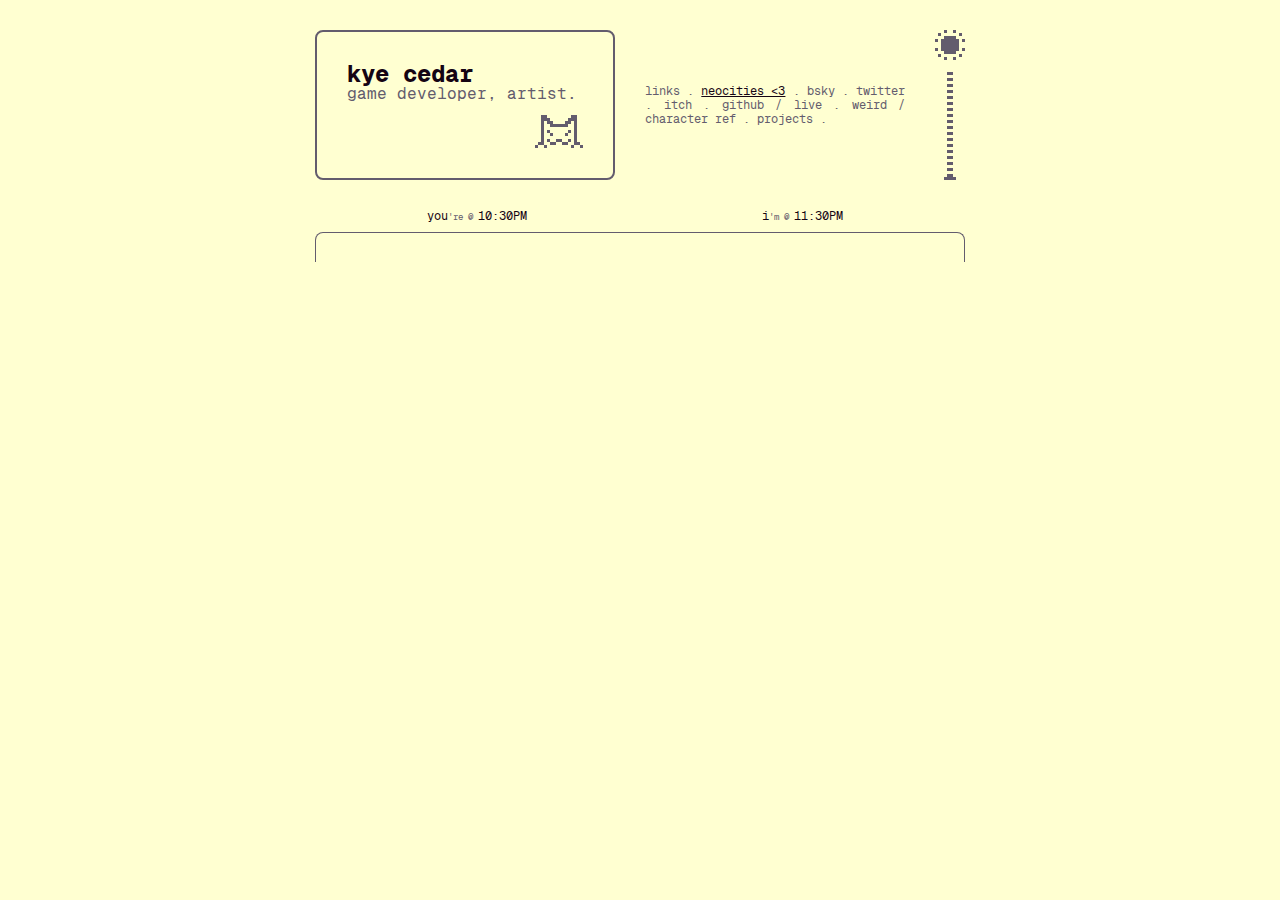
<file: index.html>
<!DOCTYPE html>
<html lang="en">
    <head>
        <meta charset="UTF-8">
        <meta name="viewport" content="width=device-width, initial-scale=1">

        <meta name="robots" content="noai, noimageai, fuckai, index, nofollow, noarchive">

        <title>kye.dog</title>
    
        <!-- SEO -->
        <meta name="description" content="game developer and artist.">
        <meta property="og:type" content="website">
        <meta property="og:url" content="https://kyedog.neocities.org">
        <meta property="og:locale" content="en_US">
        <meta property="og:site_name" content="kye">
        <meta property="og:title" content="kye">
        <meta property="og:description" content="game developer and artist.">
        
        <meta name="twitter:card" content="summary_large_image">
        <meta name="twitter:creator" content="@kyecedar">
        <meta name="twitter:title" content="kye">
        <meta name="twitter:image" content="">
        <meta name="twitter:image:alt" content="">

        <!-- CSS -->
        <link href="/css/reset.css" rel="stylesheet" type="text/css" media="all">
        <link href="/css/fonts.css" rel="stylesheet" type="text/css" media="all">
        <link href="/css/global.css" rel="stylesheet" type="text/css" media="all">
        <link href="/css/index.css" rel="stylesheet" type="text/css" media="all">

        <!-- SCRIPTS -->
        <script src="/js/lightswitch.js" defer></script>
    </head>
    <body>
        <main class="container">
            <div class="content">
                <div class="opener">
                    <div class="idcard">
                        <h1>kye cedar</h1>
                        <h2>game developer, artist.</h2>
                        <div class="buddy icon"></div>
                    </div>
                    <div class="flex-row">
                        <div class="fastlinks">
                            <div class="text">
                                links . <a target="_blank" href="https://neocities.org/">neocities &lt;3</a> . bsky . twitter . itch . github / live . weird / character ref . projects . 
                            </div>
                        </div>
                        <div class="lightswitch">
                            <div class="indicator animsprite icon" style="--frame: 1; animation-name: none;"></div>
                            <div id="pullchain">
                                <div class="pullchainimage icon" style="animation-name: pullchain-recoil-1;" title="Change theme"></div>
                            </div>
                        </div>
                    </div>
                </div>
                <div class="datapoints">
                    <div class="timezone">
                        <div class="yourtime">
                            <div class="text"><span class="who">you</span>'re @ <span class="time">10:30PM</span></div>
                        </div>
                        <div class="separator"></div>
                        <div class="mytime">
                            <div class="text"><span class="who">i</span>'m @ <span class="time">11:30PM</span></div>
                        </div>
                    </div>
                    <div class="event">
                        <div class="text"></div>
                    </div>
                </div>
                <div class="projects"></div>
            </div>
        </main>
    </body>
</html>
</file>
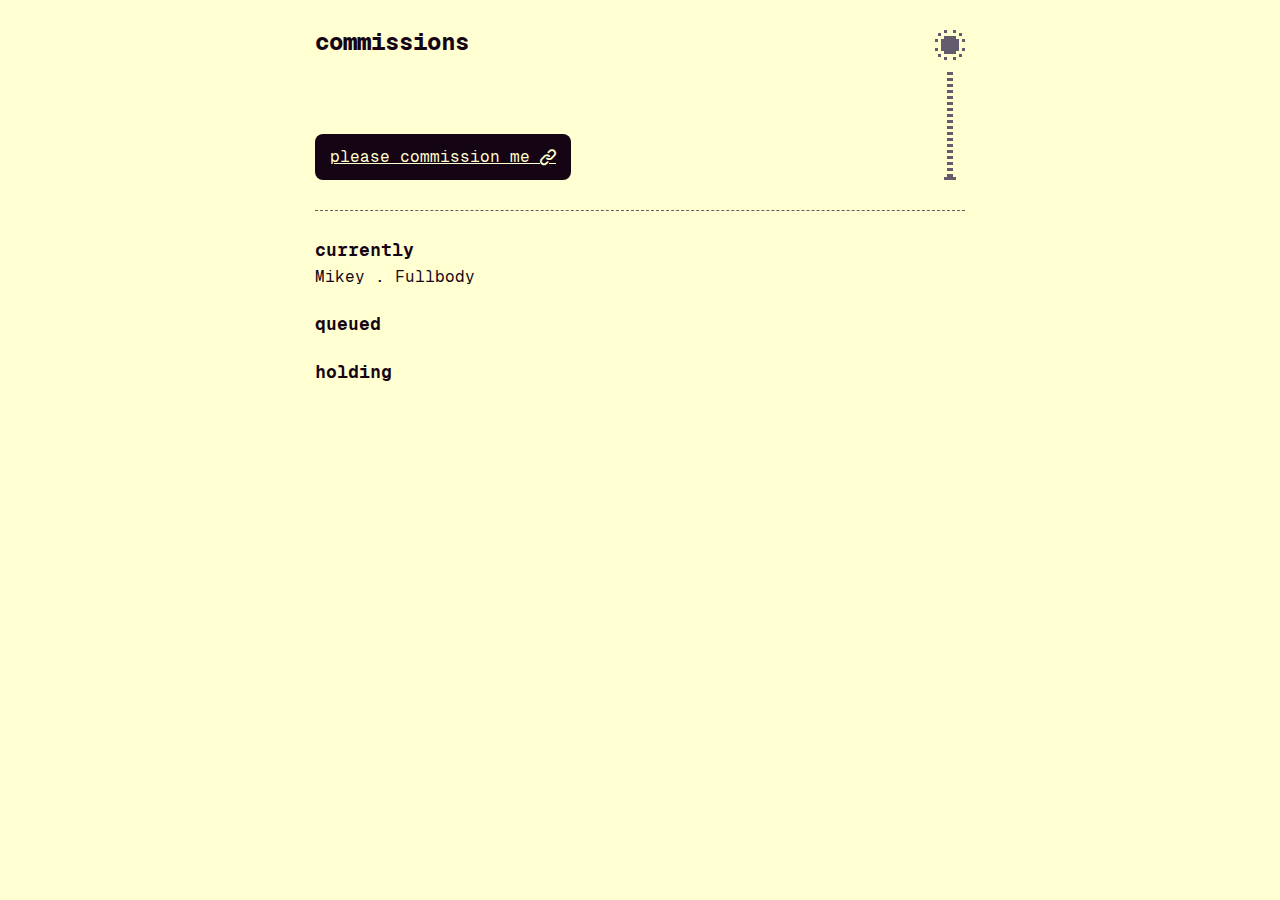
<file: commissions.html>
<!DOCTYPE html>
<html lang="en">
	<head>
        <meta charset="UTF-8">
        <meta name="viewport" content="width=device-width, initial-scale=1">

        <meta name="robots" content="noai, noimageai, fuckai, index, nofollow">

		<title>Commission Terms</title>

        <!-- CSS -->
        <link href="/css/reset.css" rel="stylesheet" type="text/css" media="all">
        <link href="/css/fonts.css" rel="stylesheet" type="text/css" media="all">
        <link href="/css/global.css" rel="stylesheet" type="text/css" media="all">
        <link href="/css/commissions.css" rel="stylesheet" type="text/css" media="all">

        <!-- SCRIPTS -->
        <script src="/js/lightswitch.js" defer></script>
	</head>
	<body>
		<main class="container">
			<div class="content">
				<div class="opener">
					<div class="flex-row">
						<div class="header">
							<h1>commissions</h1>
							<div class="headercontent">
								<a class="commissionmebutton" href="/tos.html">please commission me <i class="nf nf-oct-link"></i></a>
							</div>
						</div>
                        <div class="lightswitch">
                            <div class="indicator animsprite icon" style="--frame: 1; animation-name: none;"></div>
                            <div id="pullchain">
                                <div class="pullchainimage icon" style="animation-name: pullchain-recoil-1;" title="Change theme"></div>
                            </div>
                        </div>
					</div>
				</div>
				<div class="hsep"></div>
				<div class="queue">
					<article>
						<h2>currently</h2>
						<ul>
							<li>Mikey . Fullbody</li>
						</ul>
					</article>
					<article>
						<h2>queued</h2>
					</article>
					<article>
						<h2>holding</h2>
					</article>
				</div>
			</div>
		</main>
		<script>

		</script>
	</body>
</html>
</file>
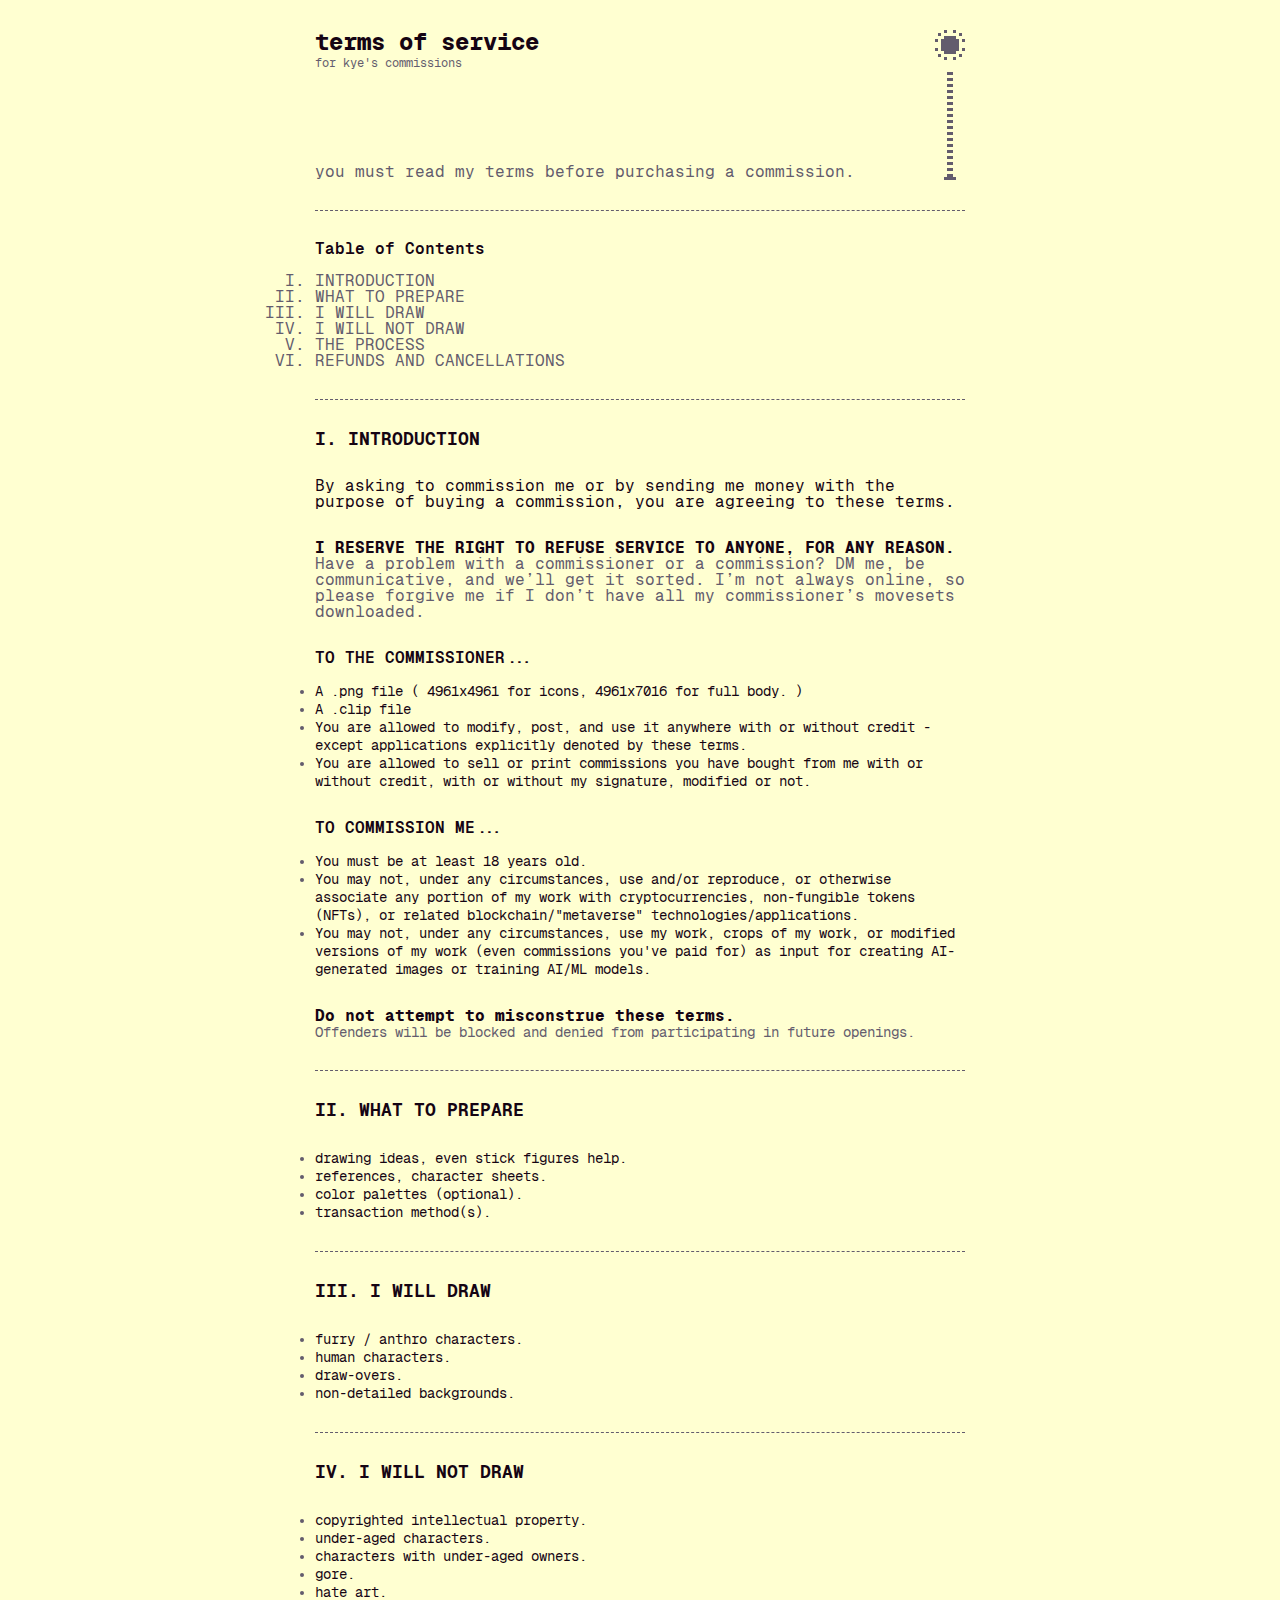
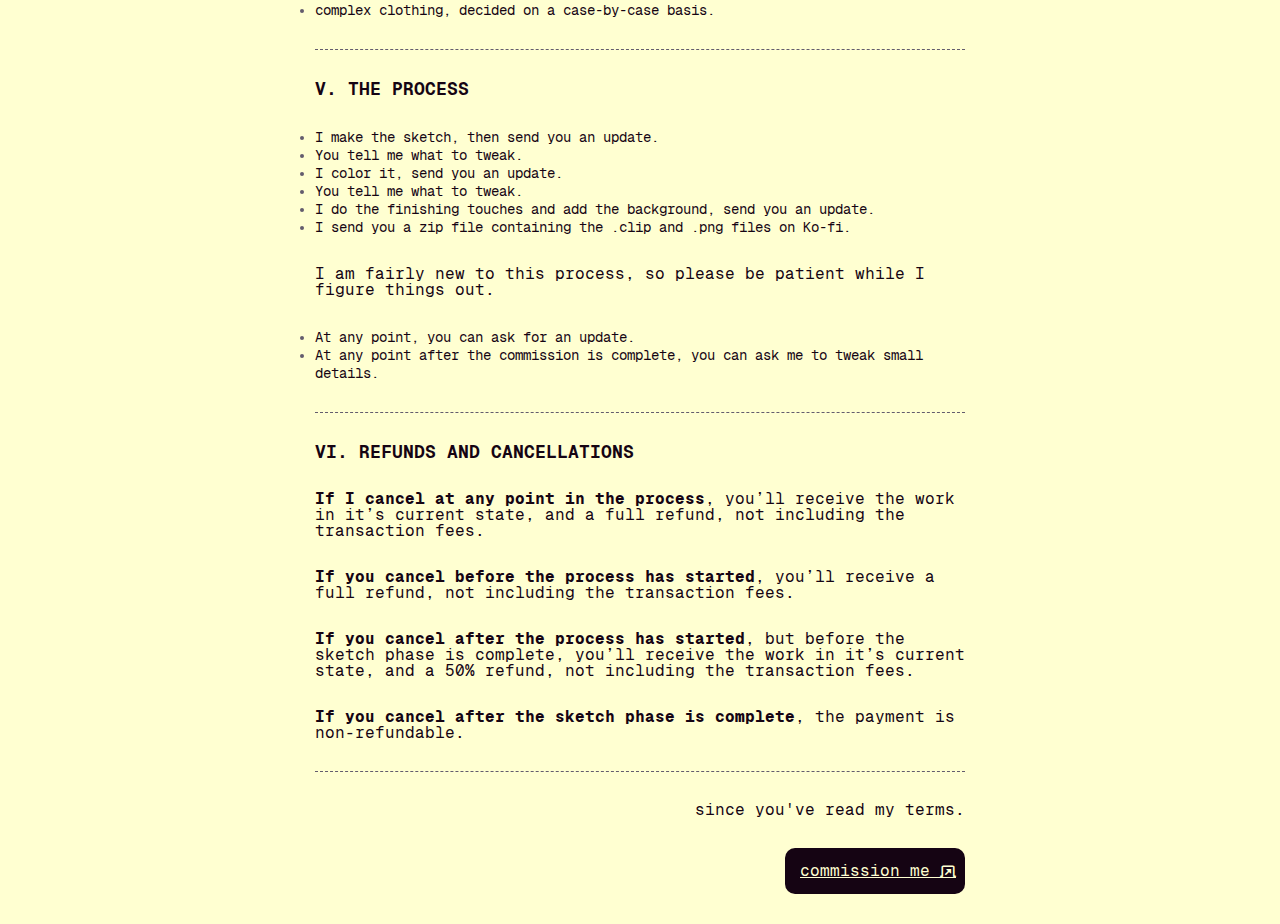
<file: tos.html>
<!DOCTYPE html>
<html lang="en">
	<head>
        <meta charset="UTF-8">
        <meta name="viewport" content="width=device-width, initial-scale=1">

        <meta name="robots" content="noai, noimageai, fuckai, index, nofollow">

		<title>Commission Terms</title>

        <!-- CSS -->
        <link href="/css/reset.css" rel="stylesheet" type="text/css" media="all">
        <link href="/css/fonts.css" rel="stylesheet" type="text/css" media="all">
        <link href="/css/global.css" rel="stylesheet" type="text/css" media="all">
        <link href="/css/tos.css" rel="stylesheet" type="text/css" media="all">

        <!-- SCRIPTS -->
        <script src="/js/lightswitch.js" defer></script>
	</head>
	<body>
		<main class="container">
			<div class="content">
				<div class="opener">
					<div class="flex-row">
						<div class="header" style="width: 100%; position: relative;">
							<div style="position: relative; display: flex; flex-direction: column; gap: var(--margins); height: 100%;">
								<div style="height: 100%">
									<h1>terms of service</h1>
									<span class="sub">for kye's commissions</span>
								</div>
								<p style="color: var(--mid);">you must read my terms before purchasing a commission.</p>
							</div>
						</div>
                        <div class="lightswitch">
                            <div class="indicator animsprite icon" style="--frame: 1; animation-name: none;"></div>
                            <div id="pullchain">
                                <div class="pullchainimage icon" style="animation-name: pullchain-recoil-1;" title="Change theme"></div>
                            </div>
                        </div>
					</div>
				</div>
				<div class="separator"></div>
				<div class="tos">
					<div class="tableofcontents">
						<h3>Table of Contents</h3>
						<br>
						<ol type="I">
							<li>INTRODUCTION</li>
							<li>WHAT TO PREPARE</li>
							<li>I WILL DRAW</li>
							<li>I WILL NOT DRAW</li>
							<li>THE PROCESS</li>
							<li>REFUNDS AND CANCELLATIONS</li>
						</ol>
					</div>
					<div class="separator"></div>
					<div class="section" id="introduction">
						<h2>I. INTRODUCTION</h2>
						<p>By asking to commission me or by sending me money with the purpose of buying a commission, you are agreeing to these terms.</p>
						<p>
							<strong>I RESERVE THE RIGHT TO REFUSE SERVICE TO ANYONE, FOR ANY REASON.</strong><br>
							<span class="faded">Have a problem with a commissioner or a commission? DM me, be communicative, and we’ll get it sorted. I’m not always online, so please forgive me if I don’t have all my commissioner’s movesets downloaded.</span>
						</p>
						<div>
							<h3>TO THE COMMISSIONER...</h3>
							<br>
							<ul>
								<li>A .png file ( 4961x4961 for icons, 4961x7016 for full body. )</li>
								<li>A .clip file</li>
								<li>You are allowed to modify, post, and use it anywhere with or without credit - except applications explicitly denoted by these terms.</li>
								<li>You are allowed to sell or print commissions you have bought from me with or without credit, with or without my signature, modified or not.</li>
							</ul>
						</div>
						<div>
							<h3>TO COMMISSION ME...</h3>
							<br>
							<ul>
								<li>You must be at least 18 years old.</li>
								<li>You may not, under any circumstances, use and/or reproduce, or otherwise associate any portion of my work with cryptocurrencies, non-fungible tokens (NFTs), or related blockchain/"metaverse" technologies/applications.</li>
								<li>You may not, under any circumstances, use my work, crops of my work, or modified versions of my work (even commissions you've paid for) as input for creating AI-generated images or training AI/ML models.</li>
							</ul>
						</div>
						<p>
							<strong>Do not attempt to misconstrue these terms.</strong><br>
							<span class="faded" style="font-size: 14px;">Offenders will be blocked and denied from participating in future openings.</span>
						</p>
					</div>
					<div class="separator"></div>
					<div class="section" id="what-to-prepare">
						<h2>II. WHAT TO PREPARE</h2>
						<ul>
							<li>drawing ideas, even stick figures help.</li>
							<li>references, character sheets.</li>
							<li>color palettes (optional).</li>
							<li>transaction method(s).</li>
						</ul>
					</div>
					<div class="separator"></div>
					<div class="section" id="i-will-draw">
						<h2>III. I WILL DRAW</h2>
						<ul>
							<li>furry / anthro characters.</li>
							<li>human characters.</li>
							<li>draw-overs.</li>
							<li>non-detailed backgrounds.</li>
						</ul>
					</div>
					<div class="separator"></div>
					<div class="section" id="i-will-not-draw">
						<h2>IV. I WILL NOT DRAW</h2>
						<ul>
							<li>copyrighted intellectual property.</li>
							<li>under-aged characters.</li>
							<li>characters with under-aged owners.</li>
							<li>gore.</li>
							<li>hate art.</li>
							<li>complex clothing, decided on a case-by-case basis.</li>
						</ul>
					</div>
					<div class="separator"></div>
					<div class="section" id="the-process">
						<h2>V. THE PROCESS</h2>
						<ul>
							<li>I make the sketch, then send you an update.</li>
							<li>You tell me what to tweak.</li>
							<li>I color it, send you an update.</li>
							<li>You tell me what to tweak.</li>
							<li>I do the finishing touches and add the background, send you an update.</li>
							<li>I send you a zip file containing the .clip and .png files on Ko-fi.</li>
						</ul>
						<p>I am fairly new to this process, so please be patient while I figure things out.</p>
						<ul>
							<li>At any point, you can ask for an update.</li>
							<li>At any point after the commission is complete, you can ask me to tweak small details.</li>
						</ul>
					</div>
					<div class="separator"></div>
					<div class="section" id="refunds-and-cancellations">
						<h2>VI. REFUNDS AND CANCELLATIONS</h2>
						<p><strong>If I cancel at any point in the process</strong>, you’ll receive the work in it’s current state, and a full refund, not including the transaction fees.</p>
						<p><strong>If you cancel before the process has started</strong>, you’ll receive a full refund, not including the transaction fees.</p>
						<p><strong>If you cancel after the process has started</strong>, but before the sketch phase is complete, you’ll receive the work in it’s current state, and a 50% refund, not including the transaction fees.</p>
						<p><strong>If you cancel after the sketch phase is complete</strong>, the payment is non-refundable.</p>
					</div>
				</div>
				<div class="separator"></div>
				<div class="to-kofi">
					<p>since you've read my terms.</p>
					<a target="_blank" href="https://ko-fi.com/c/7e8a1fb8cd">commission me <i class="nf nf-oct-tab_external"></i></a>
				</div>
			</div>
		</main>
	</body>
</html>
</file>
<file: css/fonts.css>
@import url('/assets/fonts/GeistMono.css');
@import url('/assets/fonts/NerdFont.css');
</file>
<file: css/global.css>
:root {
    --col-bumblebit-dark   : #272946;
    --col-bumblebit-accent : #EDA031;
    --col-bumblebit-light  : #E7FFEE;

    --col-titanstone-dark  : #150413;
    --col-titanstone-mid   : #635C6D;
    --col-titanstone-light : #FFFFD1;

    --primary   : var(--col-titanstone-mid);
    --secondary : var(--col-titanstone-mid);
    --mid       : var(--col-titanstone-mid);

    --margins : 30px;
    --corners : 8px;
}

:root[theme="light"] {
    --primary   : var(--col-titanstone-light);
    --secondary : var(--col-titanstone-dark);
    --mid       : var(--col-titanstone-mid);
}

:root[theme="dark"] {
    --primary   : var(--col-titanstone-dark);
    --secondary : var(--col-titanstone-light);
    --mid       : var(--col-titanstone-mid);
}

:root[held] {
    cursor : grabbing;

    /* https://stackoverflow.com/a/10810170 */
    -webkit-user-select : none;  
    -moz-user-select    : none;    
    -ms-user-select     : none;      
    user-select         : none;
}

html, body {
    display : relative;

    overflow-x : hidden;

    width      : 100vw;
    min-width  : 300px;
    min-height : 100vh;

    color      : var(--secondary);
    background : var(--primary);

    transition-property : background color;
    transition-duration : 0.25s;

    font-family : GeistMono;
    font-size   : 16px;
}

.container {
    display : flex;
    justify-content : center;

    width      : 100vw;
    min-width  : 300px;
    min-height : 100vh;
}

.hsep {
    width : 100%;
	background: none;
	height: 0;
	border-bottom: 1px dashed var(--mid);
}

a {
    color : var(--secondary);
}

.icon, img {
    /* https://stackoverflow.com/a/14068216 */
    image-rendering        : optimizeSpeed;             /* STOP SMOOTHING, GIVE ME SPEED  */
    image-rendering        : -moz-crisp-edges;          /* Firefox                        */
    image-rendering        : -o-crisp-edges;            /* Opera                          */
    image-rendering        : -webkit-optimize-contrast; /* Chrome (and eventually Safari) */
    image-rendering        : pixelated;                 /* Universal support since 2021   */
    image-rendering        : optimize-contrast;         /* CSS3 Proposed                  */
    -ms-interpolation-mode : nearest-neighbor;          /* IE8+                           */
}

.icon {
    --icon        : url();
    --icon-size   : 100%;
    --icon-repeat : no-repeat;
    --width       : 10px;
    --height      : 10px;
    --position    : 0px 0px;

    -webkit-mask-image     : var(--icon);
    mask-image             : var(--icon);
    -webkit-mask-size      : var(--icon-size);
    mask-size              : var(--icon-size);
    -webkit-mask-repeat    : var(--icon-repeat);
    mask-repeat            : var(--icon-repeat);
    -webkite-mask-position : var(--position);
    mask-position          : var(--position);

    user-drag         : none;
    -webkit-user-drag : none;
    
    width  : var(--width);
    height : var(--height);
    
    background-color : currentColor;
}

.animsprite {
    --spritesheet : url();
    --frame  : 1; /* current frame */
    --width  : 10px;
    --height : 10px;

    position : relative;
    overflow : hidden;

    --icon      : var(--spritesheet);
    --icon-size : auto 100%;
    --position  : calc(var(--width) * (var(--frame) - 1) * -1) 0px;

    background-color : currentColor;
}

.content {
    position       : relative;
    display        : flex;
    flex-direction : column;
    gap            : var(--margins);

    width      : calc(100vw - (var(--margins) * 2));
    min-width  : 240px;
    max-width  : 650px;
    min-height : calc(100vh - (var(--margins) * 2));
    
    padding : var(--margins);
}

.content > .separator {
    width : 100%;
    height : 1px;
    background : var(--mid);
}

.opener {
    position : relative;
    display  : flex;
    flex-direction : row;
    gap            : var(--margins);

    min-height : 150px;
}

.flex-row {
    display : flex;
    flex-direction : row;
    gap            : var(--margins);
    flex-grow : 1;
}

.lightswitch {
    --margins : 10px;

    position : relative;
    display  : flex;
    
    flex-direction : column;
    gap : var(--margins);

    width  : calc(var(--margins) * 3);
    height : 100%;
}

.lightswitch .indicator {
    color : var(--mid);

    --spritesheet : url(/assets/images/lightdark.png);
    --width  : 30px;
    --height : 30px;

    animation-duration : 0.5s;
    animation-direction : normal;
    animation-iteration-count : 1;
}

.lightswitch .indicator[theme="light"] {
    --frame : 1;
    animation-name : dark-to-light;
}

.lightswitch .indicator[theme="dark"] {
    --frame : 10;
    animation-name : light-to-dark;
}

@keyframes light-to-dark {
    0%  { --frame : 1; }
    10% { --frame : 2; }
    20% { --frame : 3; }
    30% { --frame : 4; }
    40% { --frame : 5; }
    50% { --frame : 6; }
    60% { --frame : 7; }
    70% { --frame : 8; }
    80% { --frame : 9; }
    90% { --frame : 10; }
}

@keyframes dark-to-light {
    0%  { --frame : 10; }
    10% { --frame : 9; }
    20% { --frame : 8; }
    30% { --frame : 7; }
    40% { --frame : 6; }
    50% { --frame : 5; }
    60% { --frame : 4; }
    70% { --frame : 3; }
    80% { --frame : 2; }
    90% { --frame : 1; }
}

#pullchain {
    position : relative;
    width : 100%;
    height : 110px;
}

#pullchain .pullchainimage {
    --width  : 100%;
    --height : calc(100% + var(--margins));

    cursor : grab;

    color : var(--mid);

    --pullchain-y : calc(-1 * var(--margins));

    --icon     : url(/assets/images/pullchain.png);
    --position : 0px var(--pullchain-y);

    animation-duration : 0.4s;
    animation-direction : normal;
    animation-iteration-count : 1;
}

#pullchain .pullchainimage[held] {
    cursor : grabbing;
    --pullchain-y : 0px;
}

/* there's two of these so it's easier to restart the animation. */
@keyframes pullchain-recoil-1 {
    0% { --pullchain-y : calc(var(--margins) * -0.5); }
    50% { --pullchain-y : calc(var(--margins) * -1.75); }
    75% { --pullchain-y : calc(var(--margins) * -0.9); }
    100% { --pullchain-y : calc(var(--margins) * -1); }
}

@keyframes pullchain-recoil-2 {
    0% { --pullchain-y : calc(var(--margins) * -0.5); }
    50% { --pullchain-y : calc(var(--margins) * -1.75); }
    75% { --pullchain-y : calc(var(--margins) * -0.9); }
    100% { --pullchain-y : calc(var(--margins) * -1); }
}
</file>
<file: css/index.css>
.idcard {
    position : relative;

    min-width : 300px;
    height    : 150px;

    padding : var(--margins);

    box-sizing : border-box;
    border : 2px solid var(--mid);

    border-radius : var(--corners);
}

.idcard h1 {
    font-size : 24px;
    font-weight : 900;
}

.idcard h2 {
    color : var(--mid);
}

.idcard .buddy {
    position : absolute;

    right  : var(--margins);
    bottom : var(--margins);

    --image : url(/assets/images/cat.png);
    --image-scale : 3;

    width  : calc(16px * var(--image-scale));
    height : calc(11px * var(--image-scale));
    -webkit-mask-size : 100%;
    mask-size         : 100%;

    -webkit-mask-image : var(--image);
    mask-image         : var(--image);
    background         : var(--mid);
}

.fastlinks {
    display         : flex;
    flex-grow       : 1;

    align-items     : center;
    justify-content : center;

    text-align  : justify;

    height          : 100%;
    color : var(--mid);
    line-height : 14px;
    font-size   : 12px;
}

.datapoints .timezone {
    display    : flex;
    position   : relative;
    box-sizing : border-box;
    text-wrap  : nowrap;
    
    align-items     : flex-start;
    justify-content : center;

    width      : 100%;
    min-height : 22px;

    color  : var(--mid);

    font-size : 9px;
}

.datapoints .timezone .separator {
    width : 1px;
    background : var(--mid);
    height : 80%;
}

.datapoints .timezone .who,
.datapoints .timezone .time {
    color : var(--secondary);
    font-size : 12px;
}

.datapoints .yourtime,
.datapoints .mytime {
    display   : flex;
    width : 50%;

    align-items     : center;
    justify-content : center;
}




.datapoints .event {
    display    : flex;
    width      : 100%;
    height     : 30px;
    box-sizing : border-box;
    border : 1px solid var(--mid);
    border-bottom : none;
    border-radius : var(--corners) var(--corners) 0px 0px;
}

.projects {
    width  : 100%;
    height : 300px;
}

@media screen and (max-width: 680px) {
    .opener {
        flex-wrap : wrap;
    }

    .idcard {
        min-width : 150px;
        flex-basis : 100vw;
        flex-grow  : 1;
    }
}

@media screen and (max-width: 360px) {
    .datapoints .timezone {
        flex-direction : column;
    }

    .datapoints .timezone .separator {
        width : 80%;
        height : 1px;
        margin : 0 auto;
    }

    .datapoints .yourtime,
    .datapoints .mytime {
        width : 100%;
        height : 30px;
    }
}
</file>
<file: css/commissions.css>
.header {
	flex-grow : 1;
	display : flex;
	flex-direction : column;
}

h1 {
	flex-grow : 1;
	font-weight : 900;
	font-size : 24px;
}

h2 {
	font-weight : 800;
	font-size : 18px;
}

.header .sub {
	font-size : 12px;
	color : var(--mid);
}

.headercontent {
    display : flex;
    flex-direction : row;
    gap : 10px;
}

.headercontent .commissionmebutton {
	background : var(--secondary);
	color : var(--primary);
	padding : 15px;
	border-radius : var(--corners);
	white-space : nowrap;
}

.queue {
	display : flex;
	flex-direction : column;
	gap : var(--margins);
	min-height : 50vh;
}

.queue article {
	display : flex;
	flex-direction : column;
	gap : 10px;
}

@media screen and (max-width : 480px) {
}
</file>
<file: css/tos.css>
:root {
	--margins : 30px;
}

.lightswitch {
	--margins : 10px;
}

.tos {
	display : flex;
	flex-direction: column;
	gap : var(--margins);
}

.content > .separator,
.tos > .separator {
    width : 100%;
	background: none;
	height: 0;
	border-bottom: 1px dashed var(--mid);
}

.header h1 {
	font-weight : 900;
	font-size : 24px;
}

.header .sub {
	font-size : 12px;
	color : var(--mid);
}

.tableofcontents ol {
	list-style : upper-roman;
	color : var(--mid);
	transition-property: padding-left;
	padding-left: 0;
	transition-duration: 0.15s;
}

.tos strong {
	font-weight : 900;
}

.tos .faded {
	color : var(--mid);
}

.tos .section {
	display : flex;
	flex-direction: column;
	gap : var(--margins);
}

.tos h2 {
	font-weight : 800;
	font-size : 18px;
}

.tos h3 {
	font-weight : 700;
}

.tos .section ul {
	list-style : outside;
	font-size : 14px;
	line-height: 18px;
}

.tos li::marker {
	color : var(--mid);
}

.to-kofi {
	display: flex;
	flex-direction: column;
	text-align: right;
	gap : var(--margins);
}

.to-kofi a {
	white-space: nowrap;
	background : var(--secondary);
	color : var(--primary);
	border-radius : 10px;
	width: 150px;
	padding : 15px;
	margin-left : auto;
	text-align: center;
}

@media screen and (max-width: 784px) {
	.tableofcontents ol {
		padding-left : 45px;
	}
}
</file>
